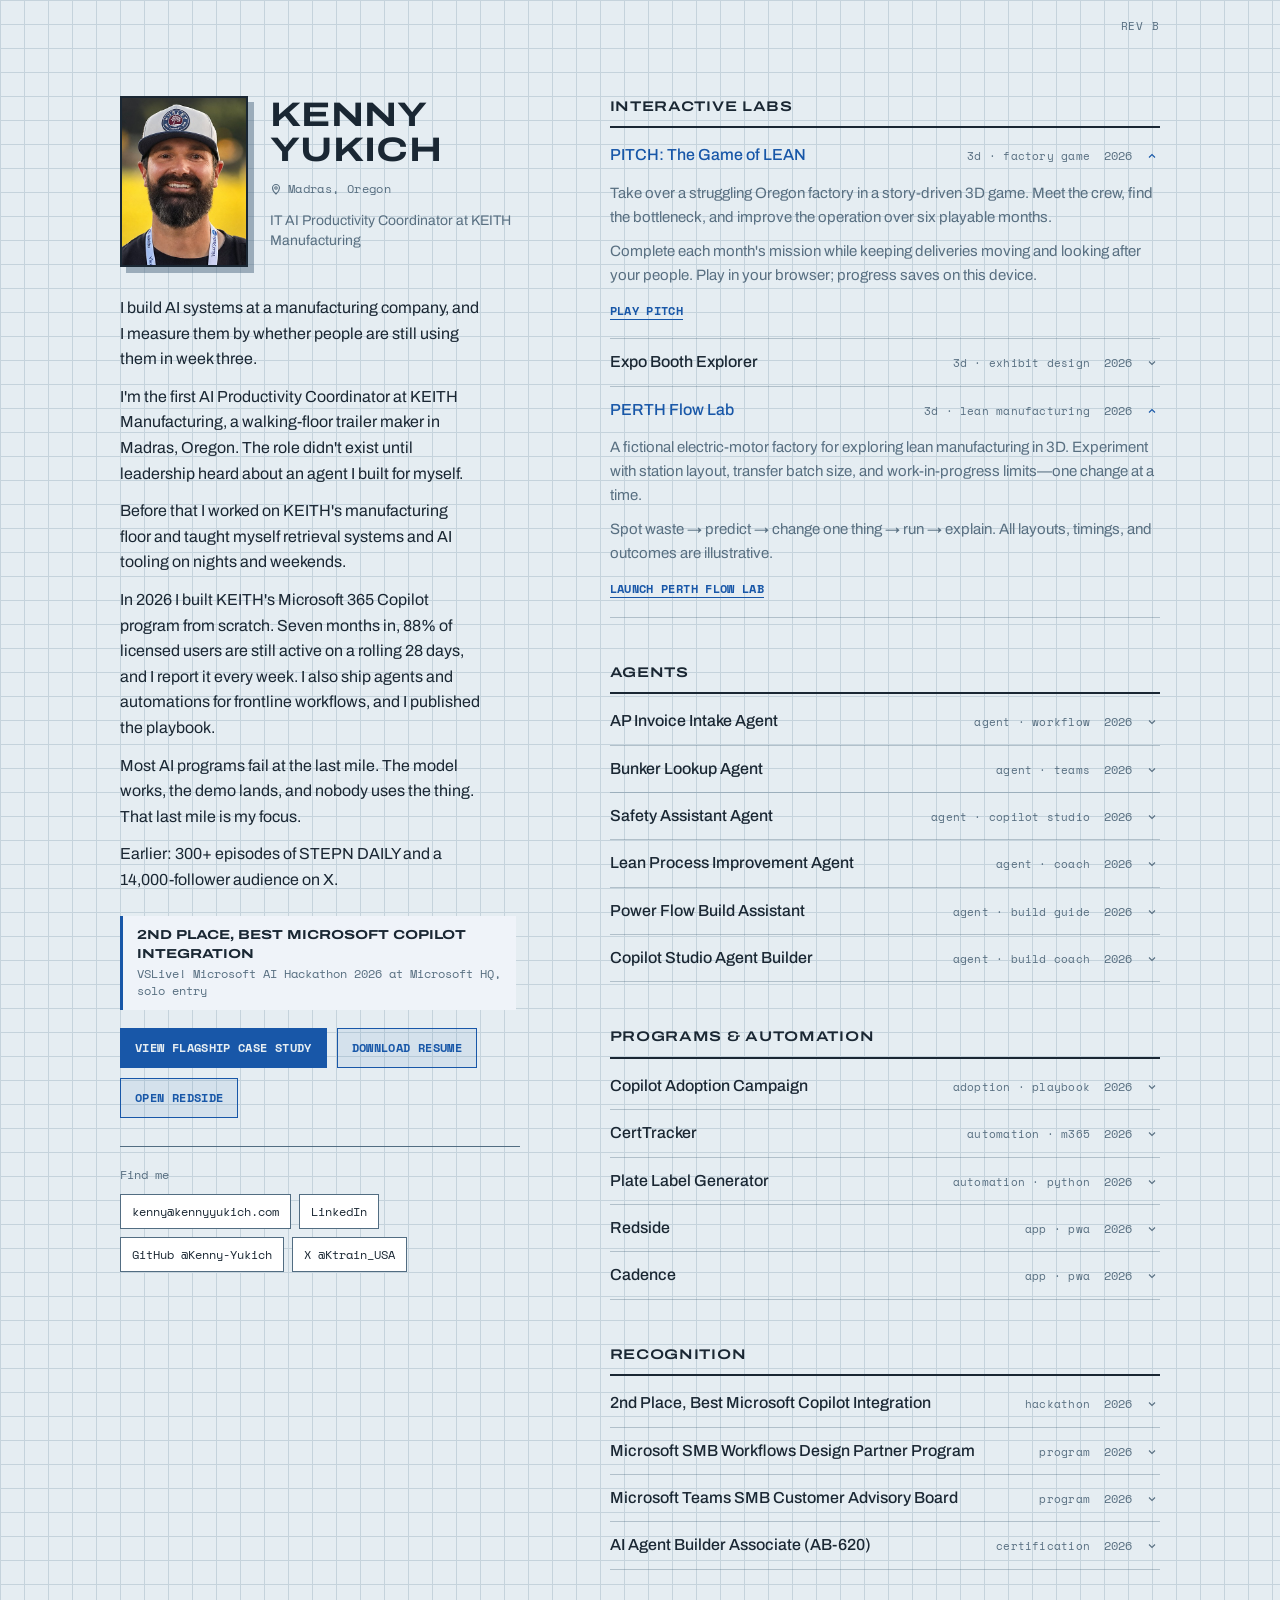
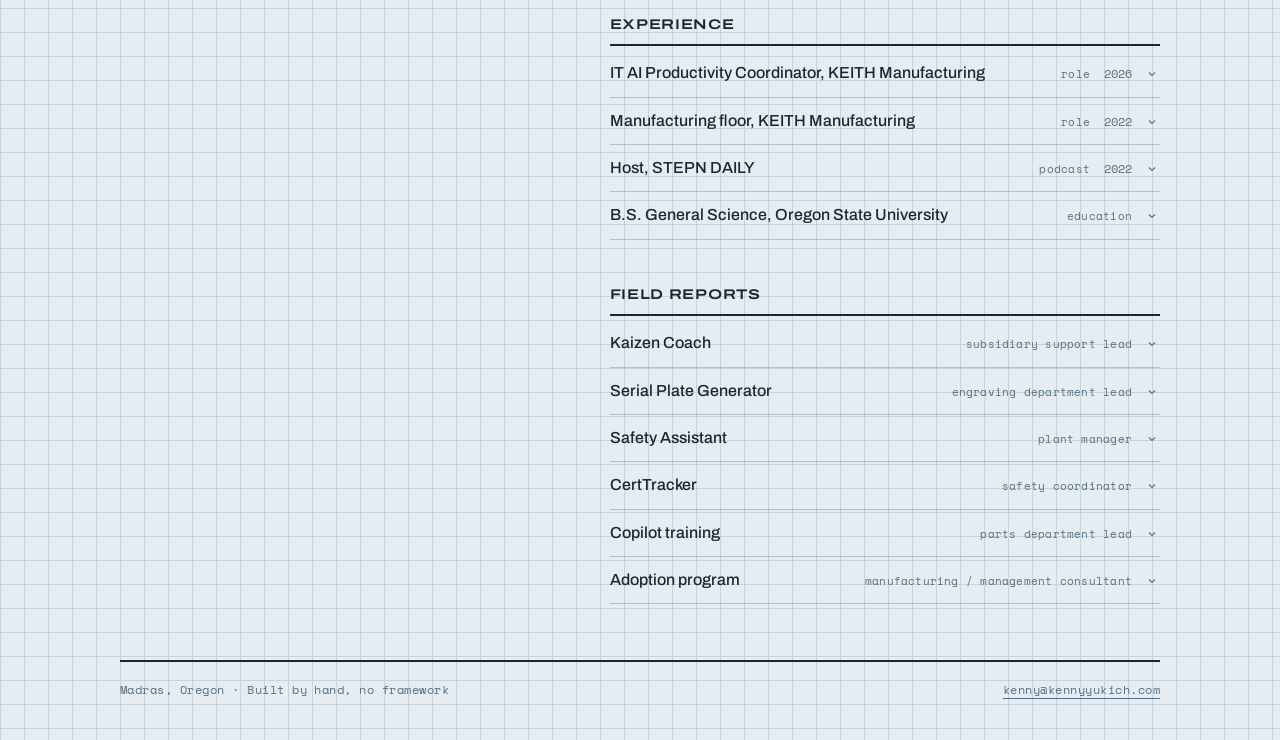
<file: index.html>
<!DOCTYPE html>
<html lang="en">
<head>
<meta charset="utf-8">
<meta name="viewport" content="width=device-width, initial-scale=1">
<title>Kenny Yukich · AI systems for manufacturing</title>
<meta name="description" content="Kenny Yukich builds and deploys AI systems inside manufacturing operations: Microsoft Copilot adoption, Power Platform agents, and production automation.">

<meta name="theme-color" content="#E5EDF2" media="(prefers-color-scheme: light)">
<meta name="theme-color" content="#091015" media="(prefers-color-scheme: dark)">

<meta property="og:title" content="Kenny Yukich · AI systems for manufacturing">
<meta property="og:description" content="Copilot adoption, Power Platform agents, and production automation, deployed on a shop floor.">
<meta property="og:type" content="website">
<meta property="og:url" content="https://kennyyukich.com">
<meta property="og:image" content="https://kennyyukich.com/img/og.png">
<meta property="og:image:width" content="1200">
<meta property="og:image:height" content="630">
<meta name="twitter:card" content="summary_large_image">
<link rel="canonical" href="https://kennyyukich.com/">

<!-- Blueprint plate favicon, inline so there is no extra request -->
<link rel="icon" href="data:image/svg+xml,%3Csvg xmlns='http://www.w3.org/2000/svg' viewBox='0 0 32 32'%3E%3Crect width='32' height='32' fill='%231857A8'/%3E%3Crect x='4.5' y='4.5' width='23' height='23' fill='none' stroke='%23E5EDF2' stroke-width='2'/%3E%3Ctext x='16' y='22' font-family='monospace' font-size='14' font-weight='700' fill='%23E5EDF2' text-anchor='middle'%3EKY%3C/text%3E%3C/svg%3E">

<link rel="preconnect" href="https://fonts.googleapis.com">
<link rel="preconnect" href="https://fonts.gstatic.com" crossorigin>
<!-- Archivo is one variable family with a width axis. The old
     "Archivo Expanded" request was not a real family name. -->
<link href="https://fonts.googleapis.com/css2?family=Archivo:wdth,wght@100..125,400..700&family=Space+Mono:wght@400;700&display=swap" rel="stylesheet">
<link rel="stylesheet" href="style.css">
</head>
<body>

<a class="skip" href="#work">Skip to work</a>

<main class="wrap">
  <span class="rev">REV B</span>

  <div class="cols">

    <!-- ================= LEFT: who ================= -->
    <aside class="col-left">

      <div class="id">
        <img class="portrait"
             src="img/portrait.jpg"
             width="128" height="171" fetchpriority="high" decoding="async"
             alt="Kenny Yukich">
        <div>
          <h1 class="name display">Kenny Yukich</h1>
          <p class="where">
            <svg viewBox="0 0 24 24" fill="none" stroke="currentColor" stroke-width="2.2" aria-hidden="true">
              <path d="M12 22s7-6.2 7-12a7 7 0 1 0-14 0c0 5.8 7 12 7 12z"/>
              <circle cx="12" cy="10" r="2.5"/>
            </svg>
            Madras, Oregon
          </p>
          <p class="role">IT AI Productivity Coordinator at KEITH Manufacturing</p>
        </div>
      </div>

      <div class="bio">
        <p>I build AI systems at a manufacturing company, and I measure them by whether people are still using them in week three.</p>
        <p>I'm the first AI Productivity Coordinator at KEITH Manufacturing, a walking-floor trailer maker in Madras, Oregon. The role didn't exist until leadership heard about an agent I built for myself.</p>
        <p>Before that I worked on KEITH's manufacturing floor and taught myself retrieval systems and AI tooling on nights and weekends.</p>
        <p>In 2026 I built KEITH's Microsoft 365 Copilot program from scratch. Seven months in, 88% of licensed users are still active on a rolling 28 days, and I report it every week. I also ship agents and automations for frontline workflows, and I published the playbook.</p>
        <p>Most AI programs fail at the last mile. The model works, the demo lands, and nobody uses the thing. That last mile is my focus.</p>
        <p>Earlier: 300+ episodes of STEPN DAILY and a 14,000-follower audience on X.</p>
      </div>

      <div class="award">
        <strong>2nd place, Best Microsoft Copilot Integration</strong>
        <span>VSLive! Microsoft AI Hackathon 2026 at Microsoft HQ, solo entry</span>
      </div>

      <div class="actions">
        <a class="btn primary" href="/copilot-adoption/">View flagship case study</a>
        <a class="btn secondary" href="Kenny-Yukich-Resume.pdf">Download resume</a>
        <a class="btn secondary" href="/redside/">Open Redside</a>
      </div>

      <div class="find">
        <p class="find-label">Find me</p>
        <div class="chips">
          <a class="chip" href="mailto:kenny@kennyyukich.com">kenny@kennyyukich.com</a>
          <a class="chip" href="https://www.linkedin.com/in/kenny-yukich-4092521a8/">LinkedIn</a>
          <a class="chip" href="https://github.com/Kenny-Yukich">GitHub @Kenny-Yukich</a>
          <a class="chip" href="https://x.com/Ktrain_USA">X @Ktrain_USA</a>
        </div>
      </div>

    </aside>

    <!-- ================= RIGHT: what ================= -->
    <div class="col-right" id="work">

      <section class="list" id="labs">
        <h2>Interactive labs</h2>

        <details class="row" open>
          <summary>
            <span class="row-name">PITCH: The Game of LEAN</span>
            <span class="row-tag">3d · factory game</span>
            <span class="row-year">2026</span>
            <svg class="chev" viewBox="0 0 24 24" fill="none" stroke="currentColor" stroke-width="2.2" aria-hidden="true"><path d="M6 9l6 6 6-6"/></svg>
          </summary>
          <div class="row-body">
            <p>Take over a struggling Oregon factory in a story-driven 3D game. Meet the crew, find the bottleneck, and improve the operation over six playable months.</p>
            <p>Complete each month's mission while keeping deliveries moving and looking after your people. Play in your browser; progress saves on this device.</p>
            <a href="/pitch/">Play PITCH</a>
          </div>
        </details>

        <details class="row">
          <summary>
            <span class="row-name">Expo Booth Explorer</span>
            <span class="row-tag">3d · exhibit design</span>
            <span class="row-year">2026</span>
            <svg class="chev" viewBox="0 0 24 24" fill="none" stroke="currentColor" stroke-width="2.2" aria-hidden="true"><path d="M6 9l6 6 6-6"/></svg>
          </summary>
          <div class="row-body">
            <p>Explore a 10 × 10 ft expo booth with a live-sod robot demonstration, a tactile conditioning station, and a hand-cranked mechanism cutaway.</p>
            <p>Orbit the exhibit, compare visitor sightlines, choose a challenge, and ring the bell. Motion and results are simulated.</p>
            <a href="/booth/">Launch Expo Booth Explorer</a>
          </div>
        </details>

        <details class="row" open>
          <summary>
            <span class="row-name">PERTH Flow Lab</span>
            <span class="row-tag">3d · lean manufacturing</span>
            <span class="row-year">2026</span>
            <svg class="chev" viewBox="0 0 24 24" fill="none" stroke="currentColor" stroke-width="2.2" aria-hidden="true"><path d="M6 9l6 6 6-6"/></svg>
          </summary>
          <div class="row-body">
            <p>A fictional electric-motor factory for exploring lean manufacturing in 3D. Experiment with station layout, transfer batch size, and work-in-progress limits—one change at a time.</p>
            <p>Spot waste → predict → change one thing → run → explain. All layouts, timings, and outcomes are illustrative.</p>
            <a href="/perth/">Launch PERTH Flow Lab</a>
          </div>
        </details>
      </section>

      <section class="list" id="agents">
        <h2>Agents</h2>

        <details class="row">
          <summary>
            <span class="row-name">AP Invoice Intake Agent</span>
            <span class="row-tag">agent · workflow</span>
            <span class="row-year">2026</span>
            <svg class="chev" viewBox="0 0 24 24" fill="none" stroke="currentColor" stroke-width="2.2" aria-hidden="true"><path d="M6 9l6 6 6-6"/></svg>
          </summary>
          <div class="row-body">
            <p>Extracts vendor invoices, runs deterministic three-way matching, files clean invoices, and routes exceptions to a human in Teams.</p>
            <a href="https://github.com/Kenny-Yukich/ap-invoice-intake-agent">View on GitHub</a>
          </div>
        </details>

        <details class="row">
          <summary>
            <span class="row-name">Bunker Lookup Agent</span>
            <span class="row-tag">agent · teams</span>
            <span class="row-year">2026</span>
            <svg class="chev" viewBox="0 0 24 24" fill="none" stroke="currentColor" stroke-width="2.2" aria-hidden="true"><path d="M6 9l6 6 6-6"/></svg>
          </summary>
          <div class="row-body">
            <p>Resolves aftermarket part numbers from customer descriptions, live in Microsoft Teams for KEITH's support and drafting teams.</p>
            <p><q>What used to take several phone calls and a lot of searching now takes a few minutes.</q> Drafter / technical writer</p>
          </div>
        </details>

        <details class="row">
          <summary>
            <span class="row-name">Safety Assistant Agent</span>
            <span class="row-tag">agent · copilot studio</span>
            <span class="row-year">2026</span>
            <svg class="chev" viewBox="0 0 24 24" fill="none" stroke="currentColor" stroke-width="2.2" aria-hidden="true"><path d="M6 9l6 6 6-6"/></svg>
          </summary>
          <div class="row-body">
            <p>A privacy-safe Copilot Studio reference for grounded safety Q&amp;A and permission-aware equipment-certification lookups.</p>
            <a href="https://github.com/Kenny-Yukich/Safety-Assistant-Agent">View on GitHub</a>
          </div>
        </details>

        <details class="row">
          <summary>
            <span class="row-name">Lean Process Improvement Agent</span>
            <span class="row-tag">agent · coach</span>
            <span class="row-year">2026</span>
            <svg class="chev" viewBox="0 0 24 24" fill="none" stroke="currentColor" stroke-width="2.2" aria-hidden="true"><path d="M6 9l6 6 6-6"/></svg>
          </summary>
          <div class="row-body">
            <p>An AI coach that uses TIMWOODS and PDCA to turn frontline observations into structured, review-ready Kaizen cards.</p>
            <a href="https://github.com/Kenny-Yukich/LEAN-Process-Improvement-Agent">View on GitHub</a>
          </div>
        </details>

        <details class="row">
          <summary>
            <span class="row-name">Power Flow Build Assistant</span>
            <span class="row-tag">agent · build guide</span>
            <span class="row-year">2026</span>
            <svg class="chev" viewBox="0 0 24 24" fill="none" stroke="currentColor" stroke-width="2.2" aria-hidden="true"><path d="M6 9l6 6 6-6"/></svg>
          </summary>
          <div class="row-body">
            <p>Turns a plain-language automation need into a verified, step-by-step Power Automate build guide without inventing connector names.</p>
            <a href="https://github.com/Kenny-Yukich/power-flow-build-assistant">View on GitHub</a>
          </div>
        </details>

        <details class="row">
          <summary>
            <span class="row-name">Copilot Studio Agent Builder</span>
            <span class="row-tag">agent · build coach</span>
            <span class="row-year">2026</span>
            <svg class="chev" viewBox="0 0 24 24" fill="none" stroke="currentColor" stroke-width="2.2" aria-hidden="true"><path d="M6 9l6 6 6-6"/></svg>
          </summary>
          <div class="row-body">
            <p>A beginner-focused build coach with click-by-click guidance grounded in current Microsoft Learn documentation.</p>
            <a href="https://github.com/Kenny-Yukich/copilot-studio-agent-builder">View on GitHub</a>
          </div>
        </details>
      </section>

      <section class="list" id="programs">
        <h2>Programs &amp; automation</h2>

        <details class="row">
          <summary>
            <span class="row-name">Copilot Adoption Campaign</span>
            <span class="row-tag">adoption · playbook</span>
            <span class="row-year">2026</span>
            <svg class="chev" viewBox="0 0 24 24" fill="none" stroke="currentColor" stroke-width="2.2" aria-hidden="true"><path d="M6 9l6 6 6-6"/></svg>
          </summary>
          <div class="row-body">
            <p>KEITH's Microsoft 365 Copilot rollout: 2 licenses to 77, with 88% of licensed users still active on a rolling 28 days seven months in. Reported weekly.</p>
            <a href="/copilot-adoption/">Read the case study</a>
          </div>
        </details>

        <details class="row">
          <summary>
            <span class="row-name">CertTracker</span>
            <span class="row-tag">automation · m365</span>
            <span class="row-year">2026</span>
            <svg class="chev" viewBox="0 0 24 24" fill="none" stroke="currentColor" stroke-width="2.2" aria-hidden="true"><path d="M6 9l6 6 6-6"/></svg>
          </summary>
          <div class="row-body">
            <p>A Microsoft 365 certification tracker with centralized records, daily compliance checks, expiration warnings, and overdue alerts.</p>
            <a href="https://github.com/Kenny-Yukich/CertTracker">View on GitHub</a>
          </div>
        </details>

        <details class="row">
          <summary>
            <span class="row-name">Plate Label Generator</span>
            <span class="row-tag">automation · python</span>
            <span class="row-year">2026</span>
            <svg class="chev" viewBox="0 0 24 24" fill="none" stroke="currentColor" stroke-width="2.2" aria-hidden="true"><path d="M6 9l6 6 6-6"/></svg>
          </summary>
          <div class="row-body">
            <p>A dependency-free Python tool that turns CSV or JSON asset records into print-ready Code 39 SVG plates and tiled sheets. Replaced a manual, one-plate-at-a-time process in the engraving department.</p>
            <a href="https://github.com/Kenny-Yukich/Plate-Label_Generator">View on GitHub</a>
          </div>
        </details>

        <details class="row">
          <summary>
            <span class="row-name">Redside</span>
            <span class="row-tag">app · pwa</span>
            <span class="row-year">2026</span>
            <svg class="chev" viewBox="0 0 24 24" fill="none" stroke="currentColor" stroke-width="2.2" aria-hidden="true"><path d="M6 9l6 6 6-6"/></svg>
          </summary>
          <div class="row-body">
            <p>An offline-first Central Oregon fishing PWA with water rankings, live conditions, beginner guides, and an on-device catch log.</p>
            <div class="actions">
              <a class="btn primary" href="/redside/">Open Redside</a>
              <a class="btn secondary" href="https://github.com/Kenny-Yukich/Redside">View on GitHub</a>
            </div>
          </div>
        </details>

        <details class="row">
          <summary>
            <span class="row-name">Cadence</span>
            <span class="row-tag">app · pwa</span>
            <span class="row-year">2026</span>
            <svg class="chev" viewBox="0 0 24 24" fill="none" stroke="currentColor" stroke-width="2.2" aria-hidden="true"><path d="M6 9l6 6 6-6"/></svg>
          </summary>
          <div class="row-body">
            <p>A private, installable cycle tracker that works offline and stores everything on the device. No account or server required.</p>
            <a href="https://github.com/Kenny-Yukich/Cadence">View on GitHub</a>
          </div>
        </details>
      </section>

      <section class="list" id="recognition">
        <h2>Recognition</h2>

        <details class="row">
          <summary>
            <span class="row-name">2nd Place, Best Microsoft Copilot Integration</span>
            <span class="row-tag">hackathon</span>
            <span class="row-year">2026</span>
            <svg class="chev" viewBox="0 0 24 24" fill="none" stroke="currentColor" stroke-width="2.2" aria-hidden="true"><path d="M6 9l6 6 6-6"/></svg>
          </summary>
          <div class="row-body">
            <p>VSLive! Microsoft AI Hackathon 2026 at Microsoft HQ. Solo entry against team submissions.</p>
            <a href="https://vslive.com/events/microsofthq-2026/hackathon.aspx">Event page</a>
          </div>
        </details>

        <details class="row">
          <summary>
            <span class="row-name">Microsoft SMB Workflows Design Partner Program</span>
            <span class="row-tag">program</span>
            <span class="row-year">2026</span>
            <svg class="chev" viewBox="0 0 24 24" fill="none" stroke="currentColor" stroke-width="2.2" aria-hidden="true"><path d="M6 9l6 6 6-6"/></svg>
          </summary>
          <!-- TODO Kenny: one line on what you actually do in this program. -->
          <div class="row-body">
            <p>Design partner giving Microsoft feedback on pre-release SMB workflow and agent capabilities.</p>
          </div>
        </details>

        <details class="row">
          <summary>
            <span class="row-name">Microsoft Teams SMB Customer Advisory Board</span>
            <span class="row-tag">program</span>
            <span class="row-year">2026</span>
            <svg class="chev" viewBox="0 0 24 24" fill="none" stroke="currentColor" stroke-width="2.2" aria-hidden="true"><path d="M6 9l6 6 6-6"/></svg>
          </summary>
          <!-- TODO Kenny: one line on what you actually do in this program. -->
          <div class="row-body">
            <p>Advisory board member representing a small manufacturer's view of Teams and Copilot.</p>
          </div>
        </details>

        <details class="row">
          <summary>
            <span class="row-name">AI Agent Builder Associate (AB-620)</span>
            <span class="row-tag">certification</span>
            <span class="row-year">2026</span>
            <svg class="chev" viewBox="0 0 24 24" fill="none" stroke="currentColor" stroke-width="2.2" aria-hidden="true"><path d="M6 9l6 6 6-6"/></svg>
          </summary>
          <div class="row-body">
            <p>Microsoft 365 Generative AI certification track. Expected September 2026.</p>
          </div>
        </details>
      </section>

      <section class="list" id="experience">
        <h2>Experience</h2>

        <details class="row">
          <summary>
            <span class="row-name">IT AI Productivity Coordinator, KEITH Manufacturing</span>
            <span class="row-tag">role</span>
            <span class="row-year">2026</span>
            <svg class="chev" viewBox="0 0 24 24" fill="none" stroke="currentColor" stroke-width="2.2" aria-hidden="true"><path d="M6 9l6 6 6-6"/></svg>
          </summary>
          <div class="row-body">
            <p>The company's first dedicated AI role, created after the CEO heard about a personal agent I built and asked me to pitch ideas for a job that did not yet exist.</p>
            <p>I own Copilot adoption across the licensed user base and build agents and automations with Power Platform, Copilot Studio, Python, Azure, and the Claude and OpenAI APIs. Everything ships into Microsoft Teams and M365 Copilot, where people already are.</p>
          </div>
        </details>

        <details class="row">
          <summary>
            <span class="row-name">Manufacturing floor, KEITH Manufacturing</span>
            <span class="row-tag">role</span>
            <span class="row-year">2022</span>
            <svg class="chev" viewBox="0 0 24 24" fill="none" stroke="currentColor" stroke-width="2.2" aria-hidden="true"><path d="M6 9l6 6 6-6"/></svg>
          </summary>
          <div class="row-body">
            <p>Late 2022 to 2025. Worked the floor during the day and taught myself retrieval systems and AI tooling on my own time, building RAG systems with LangChain, Pinecone, and Python. Then I built an agent for myself to get up to speed in a new department.</p>
          </div>
        </details>

        <details class="row">
          <summary>
            <span class="row-name">Host, STEPN DAILY</span>
            <span class="row-tag">podcast</span>
            <!-- TODO Kenny: confirm the start year. I guessed 2022. -->
            <span class="row-year">2022</span>
            <svg class="chev" viewBox="0 0 24 24" fill="none" stroke="currentColor" stroke-width="2.2" aria-hidden="true"><path d="M6 9l6 6 6-6"/></svg>
          </summary>
          <div class="row-body">
            <p>300+ episodes covering the STEPN ($GMT) web3 ecosystem, and a 14,000-follower audience on X built alongside it. Daily shipping, a live audience, and a lot of practice explaining a technical thing to people who don't want a lecture.</p>
            <a href="https://x.com/Ktrain_USA">@Ktrain_USA on X</a>
          </div>
        </details>

        <details class="row no-year">
          <summary>
            <span class="row-name">B.S. General Science, Oregon State University</span>
            <span class="row-tag">education</span>
            <svg class="chev" viewBox="0 0 24 24" fill="none" stroke="currentColor" stroke-width="2.2" aria-hidden="true"><path d="M6 9l6 6 6-6"/></svg>
          </summary>
          <div class="row-body">
            <p>Bachelor of Science in General Science, with additional pharmacy coursework.</p>
          </div>
        </details>
      </section>

      <section class="list" id="reports">
        <h2>Field reports</h2>

        <details class="row no-year">
          <summary>
            <span class="row-name">Kaizen Coach</span>
            <span class="row-tag">subsidiary support lead</span>
            <svg class="chev" viewBox="0 0 24 24" fill="none" stroke="currentColor" stroke-width="2.2" aria-hidden="true"><path d="M6 9l6 6 6-6"/></svg>
          </summary>
          <div class="row-body">
            <p><q>I worked with your Kaizen Coach for hours yesterday fixing the parameters for EU MRP and I am very pleased with the final result.</q></p>
          </div>
        </details>

        <details class="row no-year">
          <summary>
            <span class="row-name">Serial Plate Generator</span>
            <span class="row-tag">engraving department lead</span>
            <svg class="chev" viewBox="0 0 24 24" fill="none" stroke="currentColor" stroke-width="2.2" aria-hidden="true"><path d="M6 9l6 6 6-6"/></svg>
          </summary>
          <!-- TODO Kenny: the copy you sent me was cut off after "well over an h".
               Restore the real ending from the live site. -->
          <div class="row-body">
            <p><q>We would type out one plate at a time, place 28 plates on one sheet, and print it twice. With the new sized plates, serial number generator, and script, we probably save well over an hour.</q></p>
          </div>
        </details>

        <details class="row no-year">
          <summary>
            <span class="row-name">Safety Assistant</span>
            <span class="row-tag">plant manager</span>
            <svg class="chev" viewBox="0 0 24 24" fill="none" stroke="currentColor" stroke-width="2.2" aria-hidden="true"><path d="M6 9l6 6 6-6"/></svg>
          </summary>
          <div class="row-body">
            <p><q>The Safety Assistant helped me find the information I needed without interrupting someone else. That's a big win during a busy day.</q></p>
          </div>
        </details>

        <details class="row no-year">
          <summary>
            <span class="row-name">CertTracker</span>
            <span class="row-tag">safety coordinator</span>
            <svg class="chev" viewBox="0 0 24 24" fill="none" stroke="currentColor" stroke-width="2.2" aria-hidden="true"><path d="M6 9l6 6 6-6"/></svg>
          </summary>
          <div class="row-body">
            <p><q>Before CertTracker, keeping track of certifications was mostly manual. Now I can find what I need almost instantly.</q></p>
          </div>
        </details>

        <details class="row no-year">
          <summary>
            <span class="row-name">Copilot training</span>
            <span class="row-tag">parts department lead</span>
            <svg class="chev" viewBox="0 0 24 24" fill="none" stroke="currentColor" stroke-width="2.2" aria-hidden="true"><path d="M6 9l6 6 6-6"/></svg>
          </summary>
          <div class="row-body">
            <p><q>The training focused on practical examples instead of AI buzzwords, which made it easy to apply to my job.</q></p>
          </div>
        </details>

        <details class="row no-year">
          <summary>
            <span class="row-name">Adoption program</span>
            <span class="row-tag">manufacturing / management consultant</span>
            <svg class="chev" viewBox="0 0 24 24" fill="none" stroke="currentColor" stroke-width="2.2" aria-hidden="true"><path d="M6 9l6 6 6-6"/></svg>
          </summary>
          <div class="row-body">
            <p><q>Kenny's approach focused on solving actual business problems rather than implementing technology for technology's sake.</q></p>
          </div>
        </details>
      </section>

    </div>
  </div>

  <footer class="foot">
    <span>Madras, Oregon · Built by hand, no framework</span>
    <span><a href="mailto:kenny@kennyyukich.com">kenny@kennyyukich.com</a></span>
  </footer>
</main>

<script type="application/ld+json">
{
  "@context":"https://schema.org",
  "@type":"Person",
  "name":"Kenny Yukich",
  "url":"https://kennyyukich.com",
  "email":"kenny@kennyyukich.com",
  "jobTitle":"IT AI Productivity Coordinator",
  "worksFor":{"@type":"Organization","name":"KEITH Manufacturing Co."},
  "address":{"@type":"PostalAddress","addressLocality":"Madras","addressRegion":"OR","addressCountry":"US"},
  "alumniOf":{"@type":"CollegeOrUniversity","name":"Oregon State University"},
  "knowsAbout":["Microsoft 365 Copilot","Copilot Studio","Power Platform","Power Automate","Azure","AI agents","Manufacturing operations"],
  "sameAs":[
    "https://github.com/Kenny-Yukich",
    "https://www.linkedin.com/in/kenny-yukich-4092521a8/",
    "https://x.com/Ktrain_USA"
  ]
}
</script>
</body>
</html>
</file>
<file: style.css>
/* =========================================================
   kennyyukich.com — shared styles
   Rev B · 2026
   Loaded by index.html and every case-study page.
   ========================================================= */

:root{
  --ink:#1A2733;
  --steel:#586F81;
  --line:#526D82;
  --grid:#C5D3DC;
  --sheet:#E5EDF2;
  --plate:#FFFFFF;
  --blue:#1857A8;
  --blue-dark:#0E3B75;

  --body:"Archivo",system-ui,-apple-system,sans-serif;
  --mono:"Space Mono",ui-monospace,SFMono-Regular,monospace;

  --ease:cubic-bezier(.22,.68,.28,1);

  color-scheme:light dark;

  /* lets <details> animate to its natural height where supported */
  interpolate-size:allow-keywords;
}

@media (prefers-color-scheme: dark){
  :root{
    --ink:#E7ECEF;
    --steel:#93A6B5;
    --line:#687F8E;
    --grid:#19262E;
    --sheet:#091015;
    --plate:#202D36;
    --blue:#5B9BE0;
    --blue-dark:#8FC0F2;
  }
}

*{box-sizing:border-box}
html{-webkit-text-size-adjust:100%}

body{
  margin:0;
  background:var(--sheet);
  background-image:
    linear-gradient(var(--grid) 1px, transparent 1px),
    linear-gradient(90deg, var(--grid) 1px, transparent 1px);
  background-size:24px 24px;
  color:var(--ink);
  font-family:var(--body);
  font-size:16px;
  line-height:1.6;
  -webkit-font-smoothing:antialiased;
}

/* Display type is Archivo at its expanded width, not a separate family.
   Requesting "Archivo Expanded" from Google Fonts silently fails. */
.display{
  font-family:var(--body);
  font-stretch:125%;
  font-weight:700;
  text-transform:uppercase;
  letter-spacing:.01em;
}

a{color:var(--blue);text-decoration:none}
a:hover{color:var(--blue-dark)}
a:focus-visible{outline:2px solid var(--blue);outline-offset:3px}

.skip{
  position:absolute;
  left:-9999px;
  top:8px;
  z-index:99;
  background:var(--blue);
  color:var(--sheet);
  font-family:var(--mono);
  font-size:12px;
  padding:10px 14px;
}
.skip:focus{left:8px;color:var(--sheet)}

.wrap{
  position:relative;
  max-width:1120px;
  margin:0 auto;
  padding:0 clamp(20px,5vw,40px);
}

.rev{
  position:absolute;
  top:18px;right:clamp(20px,5vw,40px);
  font-family:var(--mono);
  font-size:11px;
  letter-spacing:.08em;
  color:var(--steel);
}

/* ---------- two columns ---------- */

.cols{
  display:grid;
  grid-template-columns:minmax(300px,400px) 1fr;
  gap:clamp(40px,7vw,96px);
  padding:clamp(56px,9vw,96px) 0 56px;
}

.col-left{
  position:sticky;
  top:40px;
  align-self:start;
}

/* Between here and 1120px the right column is too narrow to carry
   name + tag + year on one line, so the tag goes first. Keeping two
   columns beats stacking: stacking leaves half the screen empty. */
@media (max-width:1120px){
  .row-tag{display:none}
  .row summary{grid-template-columns:1fr auto 14px}
}

@media (max-width:880px){
  .cols{grid-template-columns:1fr;gap:56px;padding-top:64px}
  .col-left{position:static;max-width:620px}
  .bio p{max-width:52ch}
}

/* ---------- identity ---------- */

.id{
  display:grid;
  grid-template-columns:128px 1fr;
  gap:0 22px;
  align-items:start;
  margin-bottom:28px;
}
.portrait{
  width:128px;
  height:171px;
  display:block;
  border:2px solid var(--ink);
  object-fit:cover;
  object-position:center center;
  background:var(--plate);
  box-shadow:6px 6px 0 color-mix(in srgb, var(--line) 50%, transparent);
}
.name{
  font-size:clamp(26px,4vw,34px);
  line-height:1.02;
  margin:2px 0 10px;
}
.where{
  display:flex;
  align-items:center;
  gap:6px;
  font-family:var(--mono);
  font-size:12px;
  color:var(--steel);
  letter-spacing:.03em;
}
.where svg{width:12px;height:12px;flex-shrink:0}
.role{
  margin:8px 0 0;
  font-size:14px;
  line-height:1.45;
  color:var(--steel);
}

/* ---------- bio ---------- */

.bio p{
  margin:0 0 12px;
  max-width:40ch;
  font-size:16px;
  line-height:1.6;
}
.bio p:last-child{margin-bottom:0}

.award{
  display:grid;
  gap:2px;
  margin-top:24px;
  padding:10px 14px;
  border-left:3px solid var(--blue);
  background:color-mix(in srgb, var(--blue) 7%, var(--plate));
  max-width:44ch;
}
.award strong{
  font-family:var(--body);
  font-stretch:125%;
  font-weight:700;
  text-transform:uppercase;
  font-size:13px;
  line-height:1.4;
}
.award span{
  color:var(--steel);
  font-family:var(--mono);
  font-size:12px;
  line-height:1.45;
}

.actions{
  display:flex;
  flex-wrap:wrap;
  gap:10px;
  margin-top:18px;
}
.btn{
  display:inline-flex;
  align-items:center;
  min-height:40px;
  padding:8px 14px;
  border:1px solid var(--blue);
  font-family:var(--mono);
  font-size:12px;
  font-weight:700;
  letter-spacing:.03em;
  text-transform:uppercase;
  transition:background .2s var(--ease),color .2s var(--ease);
}
.btn.primary{background:var(--blue);color:var(--sheet)}
.btn.primary:hover{background:var(--blue-dark);color:var(--sheet)}
.btn.secondary{background:color-mix(in srgb, var(--blue) 8%, transparent)}
.btn.secondary:hover{background:var(--blue);color:var(--sheet)}

.find{
  margin-top:28px;
  padding-top:18px;
  border-top:1px solid var(--line);
}
.find-label{
  font-family:var(--mono);
  font-size:12px;
  color:var(--steel);
  margin:0 0 10px;
}
.chips{display:flex;flex-wrap:wrap;gap:8px}
.chip{
  font-family:var(--mono);
  font-size:12px;
  color:var(--ink);
  border:1px solid var(--line);
  background:var(--plate);
  padding:7px 11px;
  transition:border-color .2s var(--ease),color .2s var(--ease);
}
.chip:hover{border-color:var(--blue);color:var(--blue)}

/* ---------- expandable lists ---------- */

.list{margin-bottom:44px}
.list:last-child{margin-bottom:0}

.list h2{
  font-family:var(--body);
  font-stretch:125%;
  font-weight:600;
  text-transform:uppercase;
  font-size:14px;
  letter-spacing:.05em;
  margin:0 0 4px;
  padding-bottom:8px;
  border-bottom:2px solid var(--ink);
}

.row{
  border-bottom:1px solid color-mix(in srgb, var(--line) 35%, transparent);
}
.row summary{
  list-style:none;
  cursor:pointer;
  display:grid;
  grid-template-columns:1fr auto auto 14px;
  gap:0 14px;
  align-items:baseline;
  padding:12px 0;
}
.row summary::-webkit-details-marker{display:none}
.row summary:focus-visible{outline:2px solid var(--blue);outline-offset:2px}

.row-name{
  font-size:16px;
  font-weight:500;
  line-height:1.4;
  transition:color .2s var(--ease);
}
.row summary:hover .row-name,
.row[open] .row-name{color:var(--blue)}

.row-tag{
  font-family:var(--mono);
  font-size:11px;
  color:var(--steel);
  letter-spacing:.02em;
  white-space:nowrap;
}
.row-year{
  font-family:var(--mono);
  font-size:12px;
  color:var(--steel);
  min-width:4ch;
  text-align:right;
  white-space:nowrap;
}
.chev{
  width:12px;height:12px;
  align-self:start;
  margin-top:6px;
  color:var(--steel);
  transition:transform .3s var(--ease),color .2s var(--ease);
}
.row[open] .chev{transform:rotate(180deg);color:var(--blue)}

.row-body{
  padding:2px 0 16px;
  max-width:62ch;
}
.row-body p{
  margin:0 0 10px;
  font-size:15px;
  line-height:1.6;
  color:var(--steel);
}
.row-body p:last-child{margin-bottom:0}
.row-body q{quotes:"\201C" "\201D";color:var(--ink)}
.row-body a{
  font-family:var(--mono);
  font-size:12px;
  font-weight:700;
  letter-spacing:.03em;
  text-transform:uppercase;
  border-bottom:1px solid var(--blue);
}
.row-body a:hover{border-bottom-color:var(--blue-dark)}

/* open/close animation: progressive enhancement, other browsers just toggle */
.row::details-content{
  block-size:0;
  overflow:hidden;
  transition:block-size .3s var(--ease),content-visibility .3s allow-discrete;
}
.row[open]::details-content{block-size:auto}

.row.no-year summary{grid-template-columns:1fr auto 14px}

@media (max-width:560px){
  .row-tag{display:none}
  .row summary{grid-template-columns:1fr auto 14px}
  /* rows with no year keep their attribution, wrapped under the name */
  .row.no-year summary{grid-template-columns:1fr 14px;gap:2px 14px}
  .row.no-year .row-tag{display:block;grid-column:1}
  .row.no-year .chev{grid-column:2;grid-row:1 / span 2}
}

/* ---------- case study pages ---------- */

.study{
  max-width:70ch;
  padding:clamp(48px,8vw,88px) 0 64px;
}
.back{
  font-family:var(--mono);
  font-size:12px;
  letter-spacing:.03em;
  text-transform:uppercase;
  border-bottom:1px solid var(--blue);
}
.study h1{
  font-family:var(--body);
  font-stretch:125%;
  font-weight:700;
  text-transform:uppercase;
  letter-spacing:.01em;
  font-size:clamp(28px,5.5vw,42px);
  line-height:1.05;
  margin:28px 0 12px;
}
.standfirst{
  font-size:19px;
  line-height:1.55;
  color:var(--steel);
  margin:0 0 28px;
  max-width:46ch;
}
.facts{
  display:grid;
  grid-template-columns:100px 1fr;
  gap:8px 20px;
  font-family:var(--mono);
  font-size:13px;
  line-height:1.5;
  padding:18px 0;
  border-top:2px solid var(--ink);
  border-bottom:2px solid var(--ink);
  margin-bottom:40px;
}
.facts dt{color:var(--steel);margin:0}
.facts dd{margin:0}
@media (max-width:560px){
  .facts{grid-template-columns:1fr;gap:2px 0}
  .facts dd{margin-bottom:10px}
}

.study h2{
  font-family:var(--body);
  font-stretch:125%;
  font-weight:600;
  text-transform:uppercase;
  font-size:14px;
  letter-spacing:.05em;
  margin:40px 0 12px;
  padding-bottom:8px;
  border-bottom:2px solid var(--ink);
}
.study p{margin:0 0 16px;max-width:66ch}
.study ul{margin:0 0 16px;padding-left:20px;max-width:66ch}
.study li{margin-bottom:8px}
.study figure{
  margin:24px 0;
  padding:0;
  border:1px solid var(--line);
  background:var(--plate);
  box-shadow:6px 6px 0 color-mix(in srgb, var(--line) 40%, transparent);
}
.study figure img{display:block;width:100%;height:auto}
.study figcaption{
  font-family:var(--mono);
  font-size:12px;
  color:var(--steel);
  padding:10px 14px;
  border-top:1px solid var(--line);
}
.pull{
  margin:24px 0;
  padding:14px 18px;
  border-left:3px solid var(--blue);
  background:color-mix(in srgb, var(--blue) 7%, var(--plate));
  font-size:17px;
  line-height:1.55;
}
.pull cite{
  display:block;
  margin-top:8px;
  font-family:var(--mono);
  font-size:12px;
  font-style:normal;
  letter-spacing:.03em;
  text-transform:uppercase;
  color:var(--steel);
}

/* ---------- footer ---------- */

.foot{
  border-top:2px solid var(--ink);
  padding:18px 0 40px;
  display:flex;
  flex-wrap:wrap;
  justify-content:space-between;
  gap:8px 24px;
  font-family:var(--mono);
  font-size:12px;
  letter-spacing:.04em;
  color:var(--steel);
}
.foot a{color:var(--steel);border-bottom:1px solid var(--line)}
.foot a:hover{color:var(--blue);border-bottom-color:var(--blue)}

/* ---------- one load moment ---------- */

@keyframes rise{
  from{opacity:0;transform:translateY(10px)}
  to{opacity:1;transform:none}
}
.col-left,.study{animation:rise .6s var(--ease) both}
.col-right{animation:rise .6s var(--ease) .12s both}

@media (prefers-reduced-motion:reduce){
  .col-left,.col-right,.study{animation:none}
  .chev,.row-name,.btn,.chip{transition:none}
  .row::details-content{transition:none}
}

/* ---------- print ---------- */

@media print{
  :root{
    --ink:#000;--steel:#444;--line:#999;--sheet:#fff;--plate:#fff;--blue:#000;--blue-dark:#000;
  }
  body{background:#fff;font-size:11pt}
  .skip,.rev,.actions,.chev,.foot a{display:none}
  .cols{display:block;padding:0}
  .col-left{margin-bottom:24pt}
  .portrait{box-shadow:none}
  /* print every row expanded */
  .row::details-content{
    block-size:auto !important;
    content-visibility:visible !important;
  }
  .row{break-inside:avoid}
  .row-body a::after{content:" (" attr(href) ")";font-size:9pt;text-transform:none}
  .study figure{box-shadow:none;break-inside:avoid}
}
</file>
